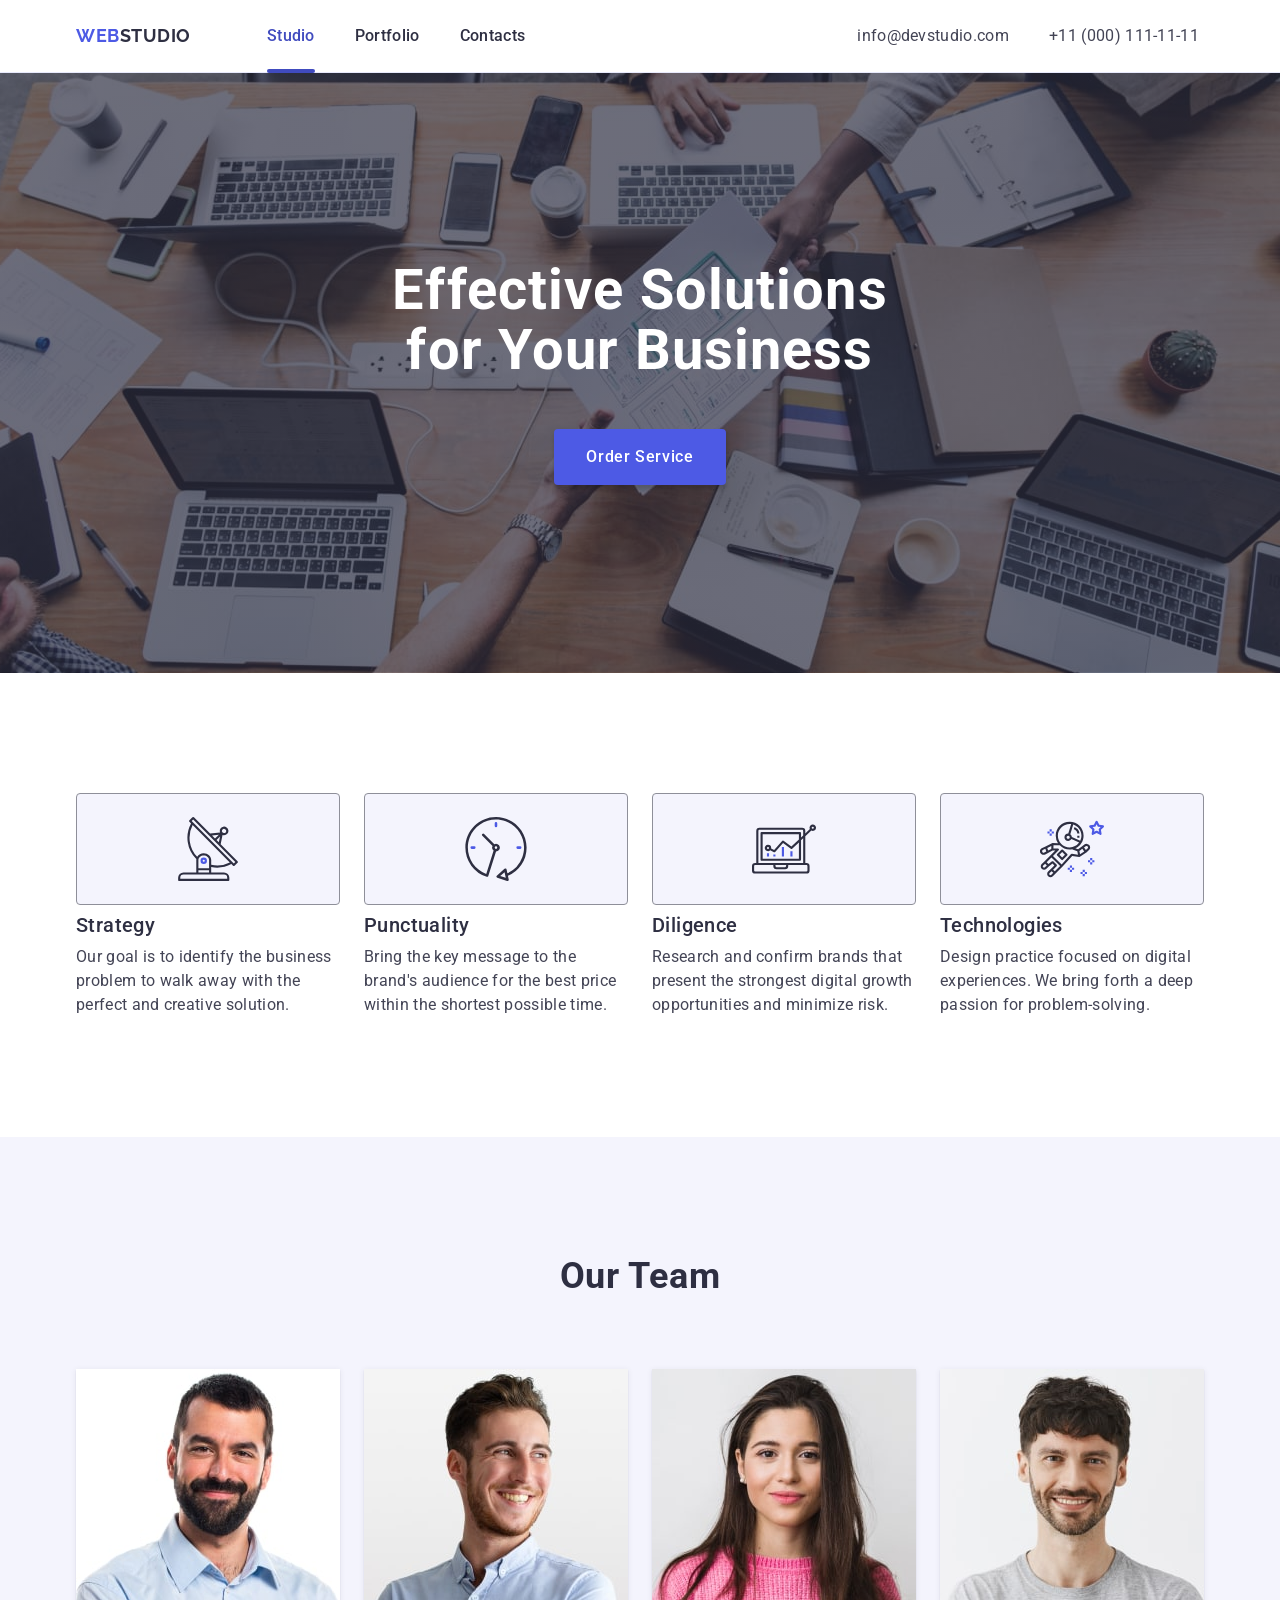
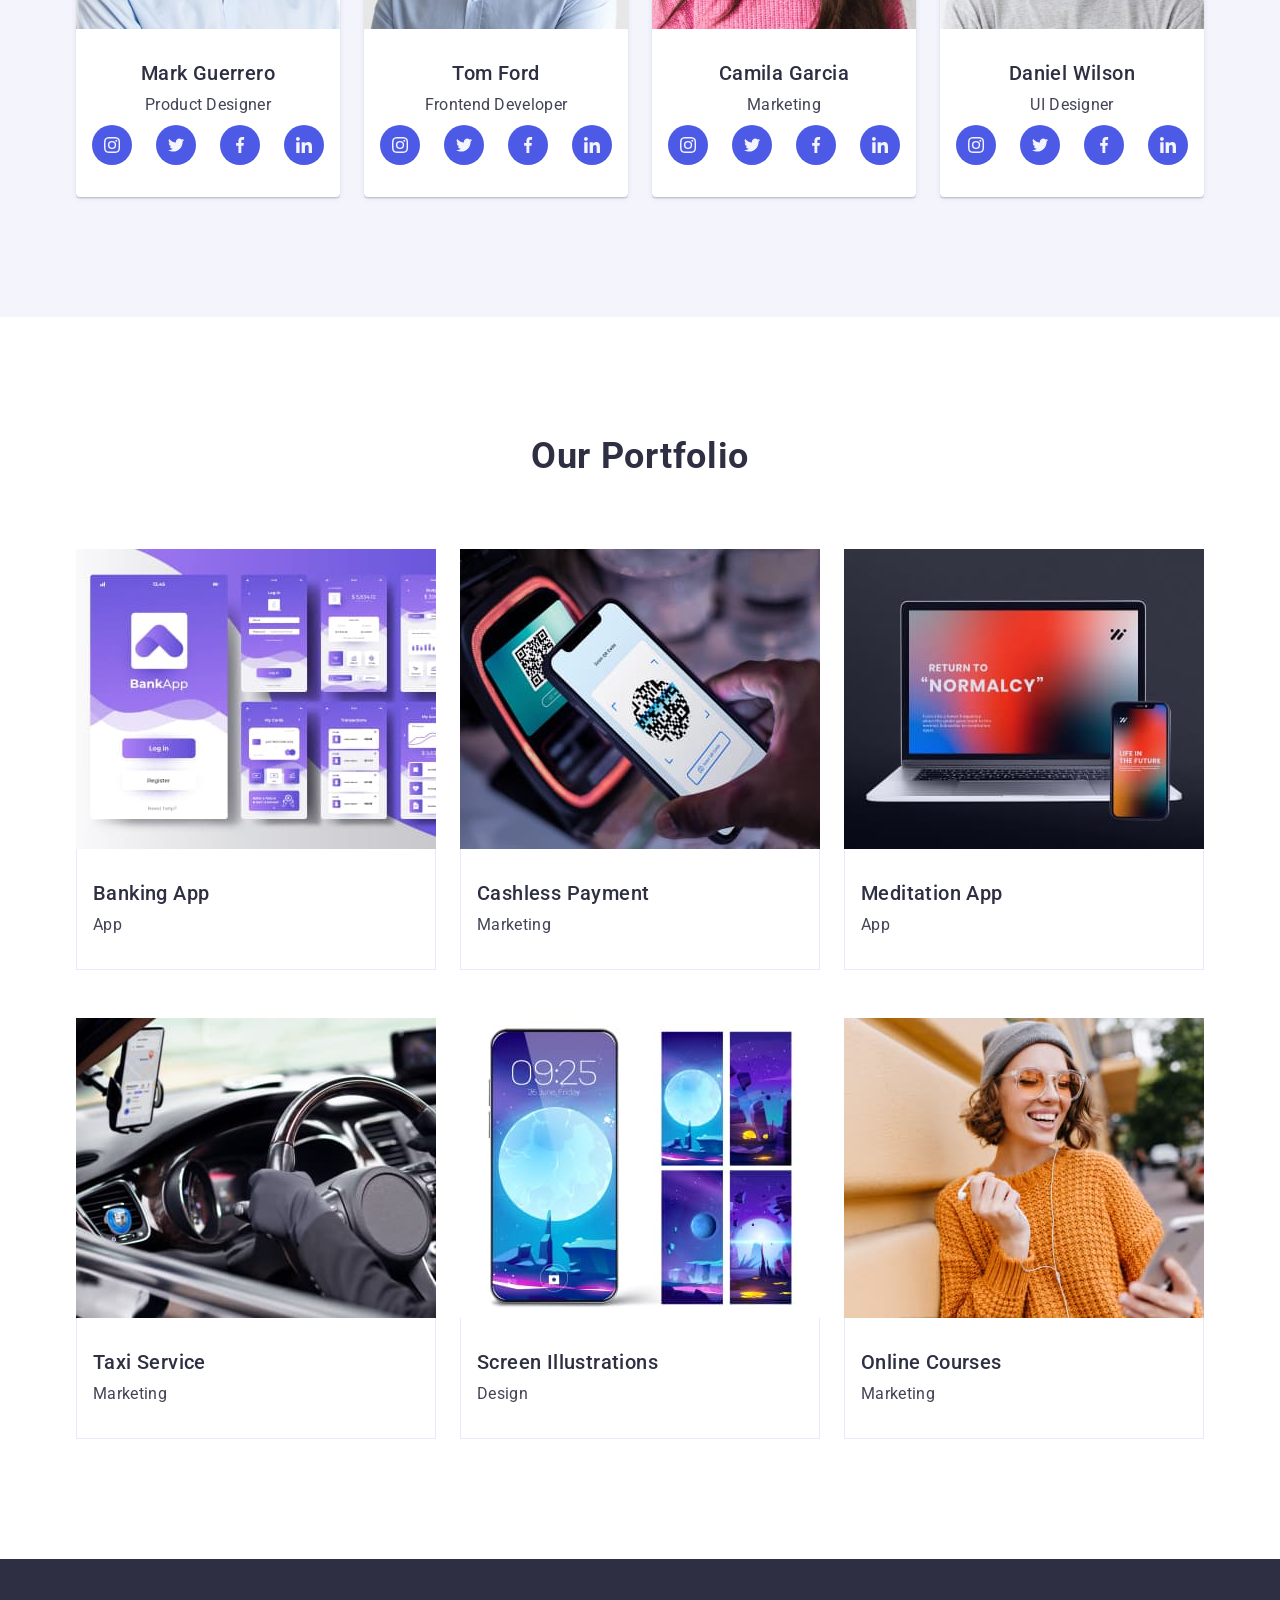
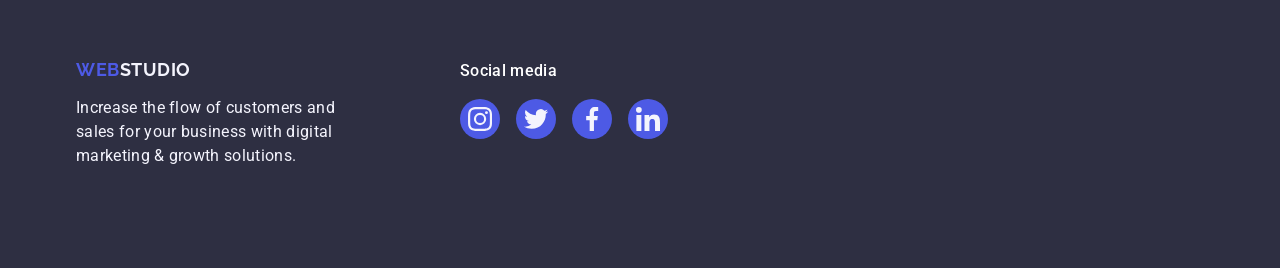
<file: index.html>
<!DOCTYPE html>
<html lang="en">
<head>
    <meta charset="UTF-8">
    <meta http-equiv="X-UA-Compatible" content="IE=edge">
    <meta name="viewport" content="width=device-width, initial-scale=1.0">
    <link rel="stylesheet"
    href="https://cdnjs.cloudflare.com/ajax/libs/modern-normalize/1.0.0/modern-normalize.min.css">
    <link rel="preconnect" href="https://fonts.googleapis.com">
    <link rel="preconnect" href="https://fonts.gstatic.com" crossorigin>
    <link href="https://fonts.googleapis.com/css2?family=Raleway:wght@700&family=Roboto:wght@400;500;700&display=swap" rel="stylesheet">
    <link rel="stylesheet" href="./css/styles.css" >
    <title>WEBStudio</title>
</head>
<body>
    <header class="header">
        <div class="container">
            <nav class="nav-header">
                <a class="logo" href="./index.html">WEB<span class="logo-studio">Studio</span></a>
                <ul class="list-menu">
                    <li><a class="menu current" href="./index.html">Studio</a></li>
                    <li><a class="menu" href="">Portfolio</a></li>
                    <li><a class="menu" href="">Contacts</a></li>
                </ul>
            </nav>
            <address class="contacts-adr">
                <ul class="list-contacts">
                    <li><a class="contacts" href="mailto:info@devstudio.com">info@devstudio.com</a></li>
                    <li><a class="contacts" href="tel:+110001111111">+11 (000) 111-11-11</a></li>
                </ul>
            </address>
        </div>
    </header>
    <main>
        <section class="hero">
            <div class="container">
                <h1 class="hero-title">Effective Solutions for Your Business</h1>
                <button class="button-order" type="button">Order Service</button>
            </div>
        </section>
        <section class="benefits section">
            <div class="container">
                <h2 class="visually-hidden">Benefits</h2>
                <ul class="benefits-list">
                    <li class="benefits-item">
                        <div class="benefits-icon">
                            <svg width="64" height="64">
                                <use href="./images/icons.svg#icon-antena"></use>
                            </svg>
                        </div>
                        <h3 class="benefits-title">Strategy</h3>
                        <p class="benefits-text">Our goal is to identify the business problem to walk away with the perfect and creative solution. </p>     
                    </li>
                    <li class="benefits-item">
                        <div class="benefits-icon">
                            <svg width="64" height="64">
                                <use href="./images/icons.svg#icon-clock"></use>
                            </svg>
                        </div>
                        <h3 class="benefits-title">Punctuality</h3>
                        <p class="benefits-text">Bring the key message to the brand's audience for the best price within the shortest possible time.</p>
                    </li>
                    <li class="benefits-item">
                        <div class="benefits-icon">
                            <svg width="64" height="64">
                                <use href="./images/icons.svg#icon-diagram"></use>
                            </svg>
                        </div>
                        <h3 class="benefits-title">Diligence</h3>
                        <p class="benefits-text">Research and confirm brands that present the strongest digital growth opportunities and minimize risk.</p>
                    </li>
                    <li class="benefits-item">
                        <div class="benefits-icon">
                            <svg width="64" height="64">
                                <use href="./images/icons.svg#icon-astronaut"></use>
                            </svg>
                        </div>
                        <h3 class="benefits-title">Technologies</h3>
                        <p class="benefits-text">Design practice focused on digital experiences. We bring forth a deep passion for problem-solving.</p>
                    </li>
                </ul>
            </div>
        </section>
        <section class="team section">
            <div class="container">
                <h2 class="team-title">Our Team</h2>
                <ul class="team-list">
                    <li class="team-card">
                        <img width="264" height="260" src="./images/photo1.jpg" alt="Mark Guerrero, Product Designer">
                        <div class="team-card-text">      
                            <h3 class="team-card-title">Mark Guerrero</h3>
                            <p class="team-text">Product Designer</p>
                            <ul class="tsl-list">
                                <li class="tsl-list-social-icon">
                                    <a href="" class="tsl-item">
                                        <svg width="16" height="16" class="tsl-svg">
                                            <use href="./images/icons.svg#icon-instagram1"></use>
                                        </svg>
                                    </a>
                                </li>
                                <li class="tsl-list-social-icon">
                                    <a href="" class="tsl-item">
                                        <svg width="16" height="16" class="tsl-svg">
                                            <use href="./images/icons.svg#icon-twitter1"></use>
                                        </svg>
                                    </a>
                                </li>
                                <li class="tsl-list-social-icon">
                                    <a href="" class="tsl-item">
                                        <svg width="16" height="16" class="tsl-svg">
                                            <use href="./images/icons.svg#icon-facebook1"></use>
                                        </svg>
                                    </a>
                                </li>
                                <li class="tsl-list-social-icon">
                                    <a href="" class="tsl-item">
                                        <svg width="16" height="16" class="tsl-svg">
                                            <use href="./images/icons.svg#icon-linkedin1"></use>
                                        </svg>
                                    </a>
                                </li>
                            </ul>
                        </div>
                    </li>
                    <li class="team-card">
                        <img width="264" height="260" src="./images/photo2.jpg" alt="Tom Ford Frontend, Developer">
                        <div class="team-card-text">
                            <h3 class="team-card-title">Tom Ford</h3>
                            <p class="team-text">Frontend Developer</p>
                            <ul class="tsl-list">
                                <li class="tsl-list-social-icon">
                                    <a href="" class="tsl-item">
                                        <svg width="16" height="16" class="tsl-svg">
                                            <use href="./images/icons.svg#icon-instagram1"></use>
                                        </svg>
                                    </a>
                                </li>
                                <li class="tsl-list-social-icon">
                                    <a href="" class="tsl-item">
                                        <svg width="16" height="16" class="tsl-svg">
                                            <use href="./images/icons.svg#icon-twitter1"></use>
                                        </svg>
                                    </a>
                                </li>
                                <li class="tsl-list-social-icon">
                                    <a href="" class="tsl-item">
                                        <svg width="16" height="16" class="tsl-svg"> 
                                            <use href="./images/icons.svg#icon-facebook1"></use>
                                        </svg>
                                    </a>
                                </li>
                                <li class="tsl-list-social-icon">
                                    <a href="" class="tsl-item">
                                        <svg width="16" height="16" class="tsl-svg"> 
                                            <use href="./images/icons.svg#icon-linkedin1"></use>
                                        </svg>
                                    </a>
                                </li>
                            </ul>
                        </div>
                    </li>
                    <li class="team-card">
                        <img width="264" height="260" src="./images/photo3.jpg" alt="Camila Garcia, Marketing">
                        <div class="team-card-text">
                            <h3 class="team-card-title">Camila Garcia</h3>
                            <p class="team-text">Marketing</p>
                            <ul class="tsl-list">
                                <li class="tsl-list-social-icon">
                                    <a href="" class="tsl-item">
                                        <svg width="16" height="16" class="tsl-svg">
                                            <use href="./images/icons.svg#icon-instagram1"></use>
                                        </svg>
                                    </a>
                                </li>
                                <li class="tsl-list-social-icon">
                                    <a href="" class="tsl-item">
                                        <svg width="16" height="16" class="tsl-svg">
                                            <use href="./images/icons.svg#icon-twitter1"></use>
                                        </svg>
                                    </a>
                                </li>
                                <li class="tsl-list-social-icon">
                                    <a href="" class="tsl-item">
                                        <svg width="16" height="16" class="tsl-svg">
                                            <use href="./images/icons.svg#icon-facebook1"></use>
                                        </svg>
                                    </a>
                                </li>
                                <li class="tsl-list-social-icon">
                                    <a href="" class="tsl-item">
                                        <svg width="16" height="16" class="tsl-svg">
                                            <use href="./images/icons.svg#icon-linkedin1"></use>
                                        </svg>
                                    </a>
                                </li>
                            </ul>
                        </div>
                    </li>
                    <li class="team-card">
                        <img width="264" height="260" src="./images/photo4.jpg" alt="Daniel Wilson, UI Designer">
                        <div class="team-card-text">
                            <h3 class="team-card-title">Daniel Wilson</h3>
                            <p class="team-text">UI Designer</p>
                            <ul class="tsl-list">
                                <li class="tsl-list-social-icon">
                                    <a href="" class="tsl-item">
                                        <svg width="16" height="16" class="tsl-svg">
                                            <use href="./images/icons.svg#icon-instagram1"></use>
                                        </svg>
                                    </a>
                                </li>
                                <li class="tsl-list-social-icon">
                                    <a href="" class="tsl-item">
                                        <svg width="16" height="16" class="tsl-svg">
                                            <use href="./images/icons.svg#icon-twitter1"></use>
                                        </svg>
                                    </a>
                                </li>
                                <li class="tsl-list-social-icon">
                                    <a href="" class="tsl-item">
                                        <svg width="16" height="16" class="tsl-svg">
                                            <use href="./images/icons.svg#icon-facebook1"></use>
                                        </svg>
                                    </a>
                                </li>
                                <li class="tsl-list-social-icon">
                                    <a href="" class="tsl-item">
                                        <svg width="16" height="16" class="tsl-svg">
                                            <use href="./images/icons.svg#icon-linkedin1"></use>
                                        </svg>
                                    </a>
                                </li>
                            </ul>
                        </div>
                    </li>
                </ul>
            </div>
        </section>
        <section class="portfolio section">
            <div class="container">
                <h2 class="portfolio-title">Our Portfolio</h2>
                <ul class="portfolio-list">
                    <li class="portfolio-card">
                        <div class="portfolio-overlay-base">
                            <img width="360" height="300" src="./images/portfolio1.jpg" alt="Picture banking application">
                            <p class="overlay">14 Stylish and User-Friendly App Design Concepts · Task Manager App · Calorie 
                                Tracker App · Exotic Fruit Ecommerce App · Cloud Storage App</p>
                        </div>
                        <div class="portfolio-item">
                            <h3 class="portfolio-title-card">Banking App</h3>
                            <p class="portfolio-text">App</p>
                        </div>
                    </li>
                    <li class="portfolio-card">
                        <div class="portfolio-overlay-base">
                            <img width="360" height="300" src="./images/portfolio2.jpg" alt="Phone and gadget">
                            <p class="overlay">14 Stylish and User-Friendly App Design Concepts · Task Manager App · Calorie 
                                Tracker App · Exotic Fruit Ecommerce App · Cloud Storage App</p>
                        </div>                        
                        <div class="portfolio-item">   
                            <h3 class="portfolio-title-card">Cashless Payment</h3>
                            <p class="portfolio-text">Marketing</p>
                        </div>
                    </li>
                    <li class="portfolio-card">
                        <div class="portfolio-overlay-base">
                            <img width="360" height="300" src="./images/portfolio3.jpg" alt="Picture meditaion application">
                            <p class="overlay">14 Stylish and User-Friendly App Design Concepts · Task Manager App · Calorie 
                                Tracker App · Exotic Fruit Ecommerce App · Cloud Storage App</p>
                        </div>
                        <div class="portfolio-item">
                            <h3 class="portfolio-title-card">Meditation App</h3>
                            <p class="portfolio-text">App</p>
                        </div>
                    </li>
                    <li class="portfolio-card">
                        <div class="portfolio-overlay-base">
                            <img width="360" height="300" src="./images/portfolio4.jpg" alt="Taxi Service">
                            <p class="overlay">14 Stylish and User-Friendly App Design Concepts · Task Manager App · Calorie 
                                Tracker App · Exotic Fruit Ecommerce App · Cloud Storage App</p>
                        </div>
                        <div class="portfolio-item">
                            <h3 class="portfolio-title-card">Taxi Service</h3>
                            <p class="portfolio-text">Marketing</p>
                        </div>
                    </li>
                    <li class="portfolio-card">
                        <div class="portfolio-overlay-base">
                            <img width="360" height="300" src="./images/portfolio5.jpg" alt="Picture meditaion application">
                            <p class="overlay">14 Stylish and User-Friendly App Design Concepts · Task Manager App · Calorie 
                                Tracker App · Exotic Fruit Ecommerce App · Cloud Storage App</p>
                        </div>
                        <div class="portfolio-item">
                            <h3 class="portfolio-title-card">Screen Illustrations</h3>
                            <p class="portfolio-text">Design</p>
                        </div>
                    </li>
                    <li class="portfolio-card">
                        <div class="portfolio-overlay-base">
                            <img width="360" height="300" src="./images/portfolio6.jpg" alt="Picture meditaion application">
                            <p class="overlay">14 Stylish and User-Friendly App Design Concepts · Task Manager App · Calorie 
                                Tracker App · Exotic Fruit Ecommerce App · Cloud Storage App</p>
                        </div>
                        <div class="portfolio-item">
                            <h3 class="portfolio-title-card">Online Courses</h3>
                            <p class="portfolio-text">Marketing</p>
                        </div>
                    </li>
                </ul>
            </div>
        </section>
    </main>
    <footer class="footer">
        <div class="footer-list container">
            <div class="footer-block-one">
                <a class="logo footer-link" href="./index.html">WEB<span class="logo-studio-footer">Studio</span></a>
                <p class="footer-text">
                    Increase the flow of customers and
                    sales for your business with digital
                    marketing & growth solutions.
                </p>
            </div>
            <div>
                <p class="footer-title">Social media</p>
                <ul class="footer-sl-list">
                    <li class="footer-list-social-icon">
                        <a class="f-sl-link" href="">
                            <svg width="24" height="24" class="footer-sl-svg">
                                <use href="./images/icons.svg#icon-instagram1"></use>
                            </svg>
                        </a>
                    </li>
                    <li class="footer-list-social-icon">
                        <a class="f-sl-link" href="">
                            <svg width="24" height="24" class="footer-sl-svg">
                                <use href="./images/icons.svg#icon-twitter1"></use>
                            </svg>
                        </a>
                    </li>
                    <li class="footer-list-social-icon">
                        <a class="f-sl-link" href="">
                            <svg width="24" height="24" class="footer-sl-svg">
                                <use href="./images/icons.svg#icon-facebook1"></use>
                            </svg>
                        </a>
                    </li>
                    <li class="footer-list-social-icon">
                        <a class="f-sl-link" href="">
                            <svg width="24" height="24" class="footer-sl-svg">
                                <use href="./images/icons.svg#icon-linkedin1"></use>
                            </svg>
                        </a>
                    </li>
                </ul>
            </div>
        </div>
    </footer>
</body>
</html>
</file>
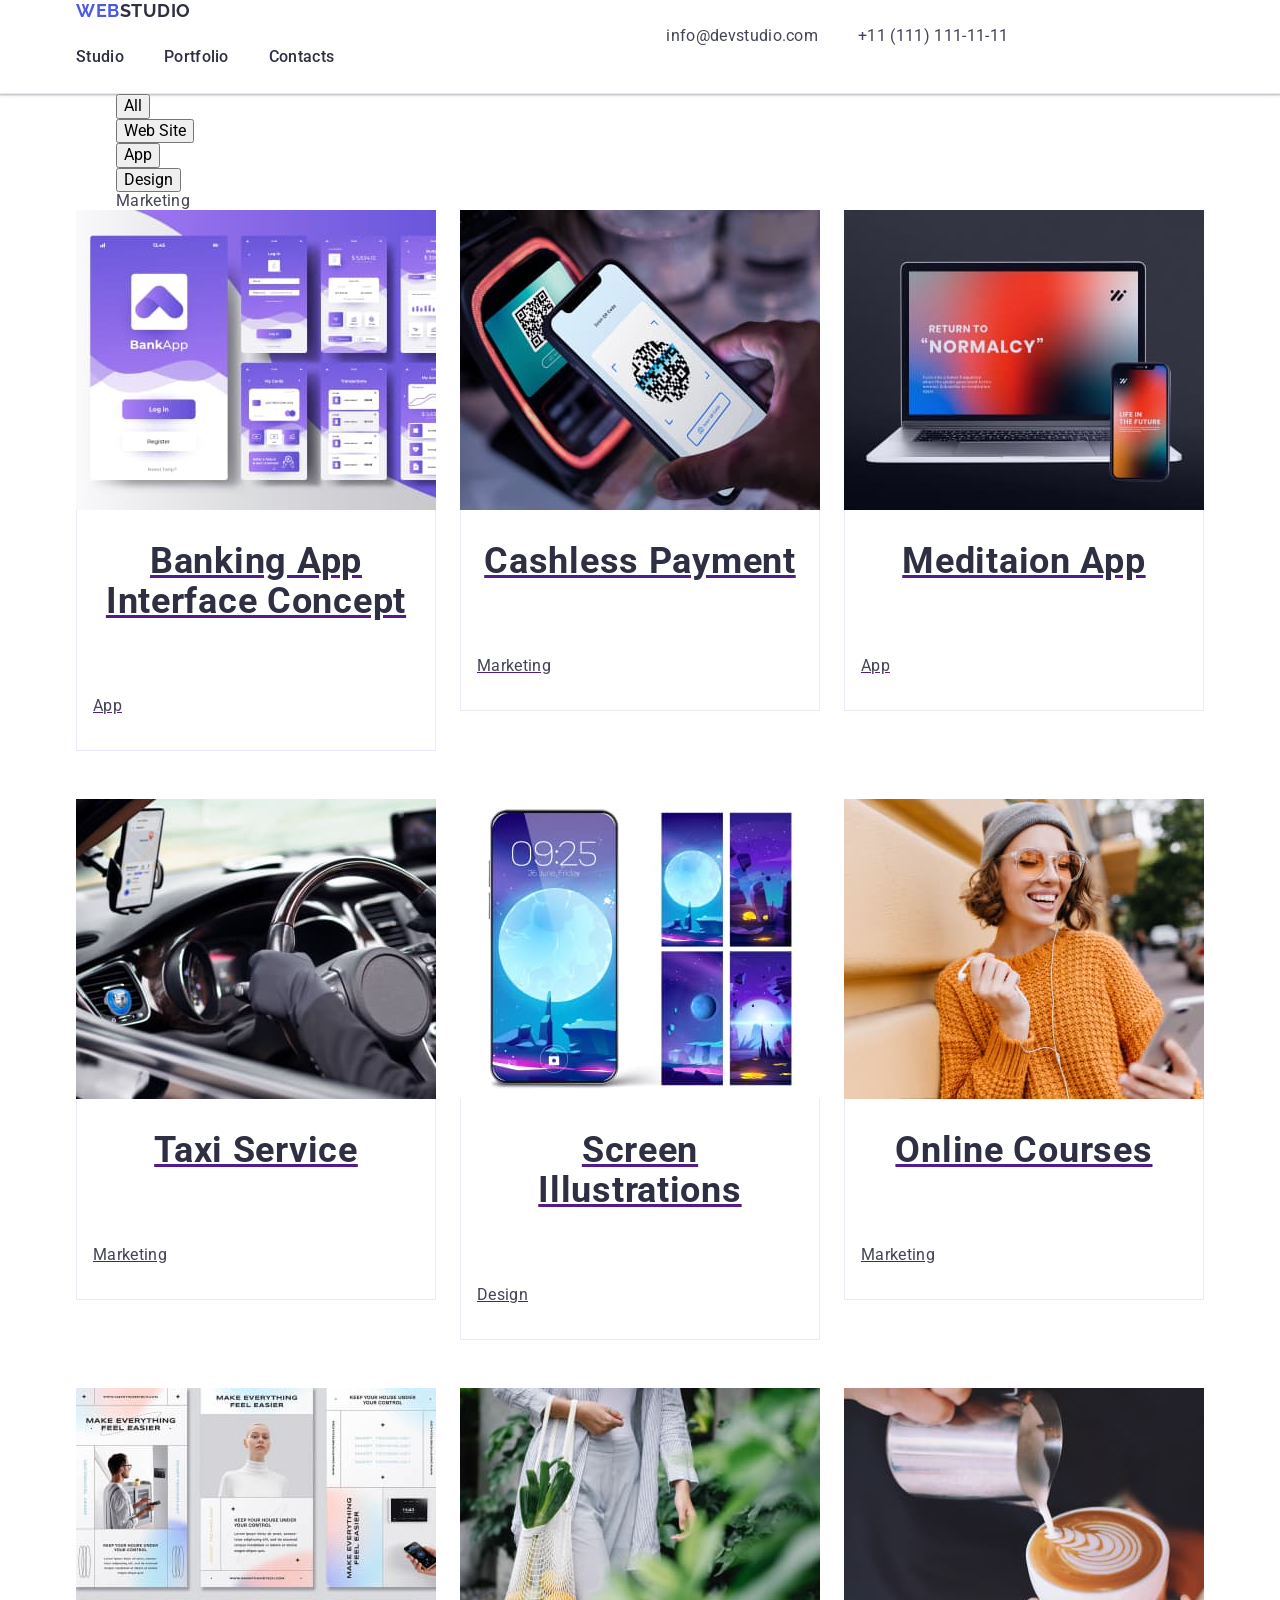
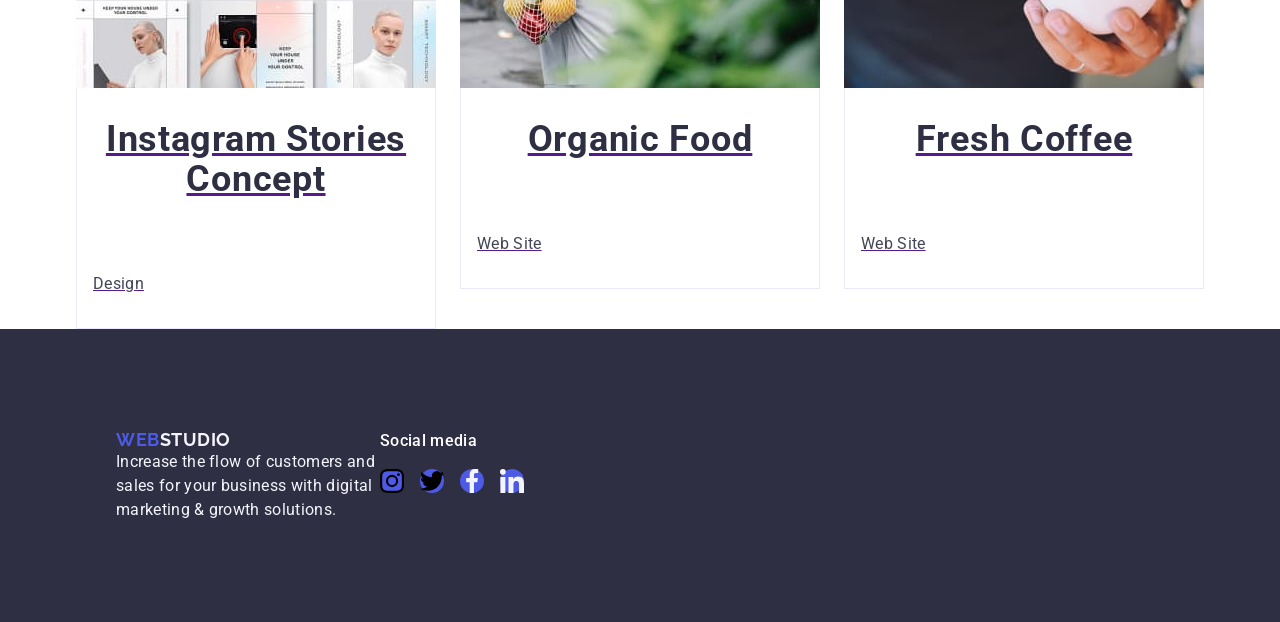
<file: portfolio.html>
<!DOCTYPE html>
<html lang="en">
<head>
    <meta charset="UTF-8">
    <meta http-equiv="X-UA-Compatible" content="IE=edge">
    <meta name="viewport" content="width=device-width, initial-scale=1.0">
    <link rel="stylesheet"
    href="https://cdnjs.cloudflare.com/ajax/libs/modern-normalize/1.0.0/modern-normalize.min.css"/>
    <link rel="preconnect" href="https://fonts.googleapis.com">
    <link rel="preconnect" href="https://fonts.gstatic.com" crossorigin>
    <link href="https://fonts.googleapis.com/css2?family=Raleway:wght@800&family=Roboto:wght@400;500;700;900&display=swap" rel="stylesheet">
    <link rel="stylesheet" href="./css/styles.css" />
    <title>Portfolio</title>
</head>
<body>
    <header class="header">
        <div class="container">
            <nav>
                <a class="logo" href="./portfolio.html">WEB<span class="logo-studio">STUDIO</span></a>
                <ul class="list-menu">
                    <li><a class="menu" href="./index.html">Studio</a></li>
                    <li><a class="menu" href="./portfolio.html">Portfolio</a></li>
                    <li><a class="menu" href="./index.html">Contacts</a></li>
                </ul>
            </nav>
            <ul class="list-contacts">
                <li><a class="contacts" href=mailto:info@devstudio.com">info@devstudio.com</a></li>
                <li><a class="contacts" href="tel:+11(111)1111111">+11 (111) 111-11-11</a></li>
            </ul>
        </div>
    </header>
    <main>
        <section class="portfolio">
            <div class="container">
                <h1 hidden>Portfolio</h1>
                <ul class="portfolio-buttons-list">
                    <li>
                        <button class="button-filter" type="button">All</button>
                    </li>
                    <li>
                        <button class="button-filter" type="button">Web Site</button>
                    </li>
                    <li>
                        <button class="button-filter" type="button">App</button>
                    </li>
                    <li>
                        <button class="button-filter" type="button">Design</button>
                    </li>
                    <li>
                        <butticonson class="button-filter" type="button">Marketing</button>
                    </li>
                </ul>
                <ul class="portfolio-list">
                    <li class="portfolio-card">
                        <a class="portfolio-link" href="">
                            <img width="360" height="300" src="./images/portfolio1.jpg" alt="Picture banking application">
                            <div class="portfolio-item">
                                <h2 class="portfolio-title">Banking App Interface Concept</h2>
                                <p class="portfolio-text">App</p>
                            </div>
                        </a>
                    </li>
                    <li class="portfolio-card">
                        <a class="portfolio-link" href="">
                            <img width="360" height="300" src="./images/portfolio2.jpg" alt="Phone and gadget">
                            <div class="portfolio-item">
                                <h2 class="portfolio-title">Cashless Payment</h2>
                                <p class="portfolio-text">Marketing</p>
                            </div>
                        </a>
                    </li>
                    <li class="portfolio-card">
                        <a class="portfolio-link" href="">
                            <img width="360" height="300" src="./images/portfolio3.jpg" alt="Picture meditaion application">
                            <div class="portfolio-item">
                                <h2 class="portfolio-title">Meditaion App</h2>
                                <p class="portfolio-text">App</p>
                            </div>
                        </a>
                    </li>
                    <li class="portfolio-card">
                        <a class="portfolio-link" href="">
                            <img width="360" height="300" src="./images/portfolio4.jpg" alt="Taxi Service">
                            <div class="portfolio-item">
                                <h2 class="portfolio-title">Taxi Service</h2>
                                <p class="portfolio-text">Marketing</p>
                            </div>
                        </a>
                    </li>
                    <li class="portfolio-card">
                        <a class="portfolio-link" href="">
                            <img width="360" height="300" src="./images/portfolio5.jpg" alt="Picture meditaion application">
                            <div class="portfolio-item">
                                <h2 class="portfolio-title">Screen Illustrations</h2>
                                <p class="portfolio-text">Design</p>
                            </div>
                        </a>
                    </li>
                    <li class="portfolio-card">
                        <a class="portfolio-link" href="">
                            <img width="360" height="300" src="./images/portfolio6.jpg" alt="Picture meditaion application">
                            <div class="portfolio-item">
                                <h2 class="portfolio-title">Online Courses</h2>
                                <p class="portfolio-text">Marketing</p>
                            </div>
                        </a>
                    </li>
                    <li class="portfolio-card">
                        <a class="portfolio-link" href="">
                            <img width="360" height="300" src="./images/portfolio7.jpg" alt="Taxi Service">
                            <div class="portfolio-item">
                                <h2 class="portfolio-title">Instagram Stories Concept</h2>
                                <p class="portfolio-text">Design</p>
                        </div>
                        </a>
                    </li>
                    <li class="portfolio-card">
                        <a class="portfolio-link" href="">
                            <img width="360" height="300" src="./images/portfolio8.jpg" alt="Picture meditaion application">
                            <div class="portfolio-item">
                                <h2 class="portfolio-title">Organic Food</h2>
                                <p class="portfolio-text">Web Site</p>
                            </div>
                        </a>
                    </li>
                    <li class="portfolio-card">
                        <a class="portfolio-link" href="">
                            <img width="360" height="300" src="./images/portfolio9.jpg" alt="Picture meditaion application">
                            <div class="portfolio-item">
                                <h2 class="portfolio-title">Fresh Coffee</h2>
                                <p class="portfolio-text">Web Site</p>
                            </div>
                        </a>
                    </li>
                </ul>
            </div>
        </section>
    </main>
    <footer class="footer">
        <div class="container">
            <ul class="footer-list">
                <li>
                    <a class="logo" href="./index.html">WEB<span class="logo-studio-footer">STUDIO</span></a>
                    <p class="footer-text">
                        Increase the flow of customers and 
                        sales for your business with digital 
                        marketing & growth solutions.
                    </p>
                </li>
                <li>
                    <p class="footer-title">Social media</p>
                    <ul class="footer-sl-list">
                        <li>
                            <a class="f-sl-link" href="">
                                <svg class="footer-sl-item" width="24" height="24"> 
                                    <use href="./images/icons.svg#icon-instagram1"></use>
                                </svg>
                            </a>
                        </li>
                        <li>
                            <a class="f-sl-link" href="">
                                <svg class="footer-sl-item" width="24" height="24"> 
                                    <use href="./images/icons.svg#icon-twitter1"></use>
                                </svg>
                            </a>
                        </li>
                        <li>
                            <a class="f-sl-link" href="">
                                <svg class="footer-sl-item" width="24" height="24"> 
                                    <use href="./images/icons.svg#icon-facebook1"></use>
                                </svg>
                            </a>
                        </li>
                        <li>
                            <a class="f-sl-link" href="">
                                <svg class="footer-sl-item" width="24" height="24"> 
                                    <use href="./images/icons.svg#icon-linkedin1"></use>
                                </svg>
                            </a>
                        </li>
                    </ul>           
                </li>
            </ul>
        </div>
    </footer>
</body>
</html>
</file>
<file: css/styles.css>
:root {
    --textbasecolor:#2e2f42; /* базовый цвет шрифта*/
    --buttonbasecolor:#4d5ae5; /* цвет кнопки, эффекты */
    --textsecondcolor: #404455; /* второй цвет шрифта*/
    --textbenefitscol:#434455;
    --addtextcolor: #ffffff; /*доп цвет заголовков, кнопок*/
    --buttonbackcol: #404BBF; /*цвет бека кнопки*/
    --footertextcol: #f4f4fd; /*цвет текста в футере*/
    --footerlogocol: #f4f4fd; /*цвет лого STUDIO в футере*/
    --fullwhitecolor:#fff;
    --sociallinkcolor:#31D0AA;
}
body {
    font-family: 'Roboto', sans-serif;
    font-size: 16px;
    letter-spacing: 0.02em;
    color: #434455;
    background-color: #ffffff;
}

h1,
h2,
h3,
h4,
h5,
h6,
p {
    margin: 0;
    padding: 0;
}

ul,
ol {
  list-style-type: none;
  margin: 0;
  
}

img {
    display: block;
}
/* общий стиль хедера для страницы studio и portfolio */
.header {
    border-bottom: 1px solid #E7E9FC;
    box-shadow: 0 1px 6px 0 rgba(46, 47, 66, 0.08),
    0 1px 1px 0 rgba(46, 47, 66, 0.16), 0 2px 1px 0 rgba(46, 47, 66, 0.08);
}
.container {
    max-width: 1158px;
    padding-left: 15px;
    padding-right: 15px;
    margin: 0 auto;
}

header .container {
    display: flex;
}

.nav-header {
    display: flex;
    align-items: center;
}

.link {
    text-decoration: none;
}
.list {
    list-style: none;
}
.list-menu {
    list-style: none;
    gap: 40px;
    display: flex;
    align-items: center;
    padding: 0; 
}
.logo {
    font-family: "Raleway", sans-serif;
    font-weight: 700;
    font-size: 18px;
    line-height: 1.17;
    letter-spacing: 0.03em;
    text-transform: uppercase;
    text-decoration: none;
    color: var(--buttonbasecolor);
    padding: 24px 0px 24px 0px;
    margin-right: 76px;
}
.logo-studio {
    font-family: "Raleway", sans-serif;
    font-weight: 700;
    font-size: 18px;
    line-height: 1.17;
    letter-spacing: 0.03em;
    text-transform: uppercase;
    color:var(--textbasecolor);
}
.logo-studio-footer {
    font-family: "Raleway", sans-serif;
    font-weight: 700;
    font-size: 18px;
    line-height: 1.17;
    letter-spacing: 0.03em;
    text-transform: uppercase;
    color: var(--footerlogocol);
}
.menu { 
    font-weight: 500;
    font-size: 16px;
    line-height: 1.5;
    letter-spacing: 0.02em;
    color: var(--textbasecolor);
    text-decoration: none;
    display: block;
    padding: 24px 0px 24px 0px;
    transition: color 250ms cubic-bezier(0.4, 0, 0.2, 1);
}
.menu.current {
  position: relative;
}

.menu.current::after {
  content: '';
  position: absolute;
  left: 0;
  bottom: -1px;
  width: 100%;
  height: 4px;
  border-radius: 2px;
  background-color: #404bbf;
}

.menu:hover, 
.menu:focus,
.menu.current {
    color :var(--buttonbackcol);
}

.list-contacts {
    list-style: none;
    gap: 40px;
    display: flex;
    padding: 0;
    margin: 0 0 0 332px;
}
.contacts-adr {
    font-style: normal;
}
.contacts {
line-height: 1.5;
letter-spacing: 0.02em;
text-decoration: none;
font-style: normal;
color:#434455;
display : block;
padding: 24px 0px 24px 0px;
transition: color 250ms cubic-bezier(0.4, 0, 0.2, 1);
}

.contacts:hover, .contacts:focus {
    color: var(--buttonbackcol);
}
/* конец хедера */
/* страница Studio */
.hero {
    /* background: var(--textbasecolor); */
    max-width: 1440px;
    background-image: linear-gradient(rgba(46, 47, 66, 0.7),
     rgba(46, 47, 66, 0.7)),
    url(../images/group-people-working-website-template.jpg);
    background-position: center;
    background-repeat: no-repeat;
    background-size: cover;
    padding: 188px 0 188px 0;
    margin: 0 auto;
}
.hero .container {
    display: flex;
    flex-direction: column;
    align-items: center;

}
.hero-title {
    font-weight: 700;
    font-size: 56px;
    line-height: 1.07;
    letter-spacing: 0.02em;
    text-align: center;
    max-width: 496px;
    color: var(--addtextcolor);  
}
.button-order {
    font-family: inherit;;
    font-weight: 500;
    font-size: 16px;
    line-height: 1.5;
    letter-spacing: 0.04em;
    color: var(--addtextcolor);
    background-color: var(--buttonbasecolor);
    cursor:pointer;
    min-width:169px;
    height: 56px;      
    white-space: nowrap; 
    border-radius: 4px;
    padding: 16px 32px;
    margin-top: 48px;
    box-shadow: 0 4px 4px rgba(0, 0, 0, 0.15);
    border: none;   
    transition: background-color 250ms cubic-bezier(0.4, 0, 0.2, 1);  
}
.button-order:hover, .button-order:focus {
    background-color: var(--buttonbackcol);
}

.section {
    padding: 120px 0px;
}
.benefits {
    
}
.visually-hidden {
  position: absolute;
  width: 1px;
  height: 1px;
  margin: -1px;
  border: 0;
  padding: 0;
  white-space: nowrap;
  clip-path: inset(100%);
  clip: rect(0, 0, 0, 0);
  overflow: hidden;
}
.benefits-item {
    width: calc((100% - 72px) / 4);
}

.benefits-title {
    font-weight: 500;
    font-size: 20px;
    line-height: 1.2;
    letter-spacing: 0.02em;
    color:var(--textbasecolor);
    margin-bottom: 8px;
}
.benefits-list {
    list-style: none;
    display: flex;
    padding: 0;
    justify-content: space-between;
    gap: 24px;
}

.benefits-icon {
    display: flex;
    align-items: center;
    justify-content: center;
    width: 264px;
    height: 112px;
    background-color: var(--footerlogocol);
    border-radius: 4px;
    border: 1px solid #8E8F99;
    margin-bottom: 8px;
}

.benefits-text {
    line-height: 1.5;
    color:var(--textbenefitscol);
}

.team {
    background-color: #F4F4FD;
    margin-top: 0px;
}

.team .container {
    display: flex;
    flex-direction: column;
    align-items: center;
}

.team-title {
    font-weight: 700;
    font-size: 36px;
    line-height: 1.11;
    letter-spacing: 0.02em;
    color: var(--textbasecolor);
    text-transform: capitalize;
    text-align: center;
    margin-bottom: 72px;
}
.team-list {
    list-style: none;
    display: flex;
    padding: 0;
    gap: 24px;
}
.team-card { 
    background-color: #ffffff;
    overflow: hidden;
    width: calc((100% - 72px) / 4);
    border-radius: 0px 0px 4px 4px;
    box-shadow:  0px 2px 1px rgba(46, 47, 66, 0.08),
        0px 1px 1px rgba(46, 47, 66, 0.16),
        0px 1px 6px rgba(46, 47, 66, 0.08);
}

.team-card-text {
    display: flex;
    flex-direction: column;
    align-items: center;
    padding: 32px 0;
}

.team-card-title {
    font-weight: 500;
    font-size: 20px;
    line-height: 1.2;
    letter-spacing: 0.02em;
    color:var(--textbasecolor);
    text-align: center;
    margin-bottom: 8px;
}

.team-text {
    line-height: 1.5;
    text-align: center; 
    color:var(--textbenefitscol);
    margin-bottom: 8px;
}

.tsl-list {
    list-style: none;
    width: 232px;
    display: flex;
    padding: 0;
    gap: 24px;
    justify-content: center;
}
.tsl-list-social-icon {
    width: 40px;
    height: 40px;
}
.tsl-item {
    width: 100%;
    height: 100%;
    display: flex;
    align-items: center;
    justify-content: center;
    background-color: #4D5AE5;
    border-radius: 50%;
    transition: background-color 250ms cubic-bezier(0.4, 0, 0.2, 1);
}
.tsl-svg {
    fill: #f4f4fd;
}
.tsl-item:hover, .tsl-item:focus     {
    background-color: #404BBF;
}

/* секция Portfolio */
.portfolio {

}
.portfolio-title {
    font-weight: 700;
    font-size: 36px;
    line-height: 1.11;
    letter-spacing: 0.02em;
    color: var(--textbasecolor);
    text-transform: capitalize;
    text-align: center;
    margin-bottom:72px;
}
.portfolio-list {
    display: flex;
    flex-wrap: wrap;
    padding: 0;
    column-gap: 24px;
    row-gap: 48px;
}

.portfolio-card {
    list-style: none;
    width: calc((100% - 48px) / 3);
    transition: box-shadow 250ms cubic-bezier(0.4, 0, 0.2, 1) 0ms;
    
}

.portfolio-overlay-base {
    position: relative;
    overflow: hidden;
}

.overlay {
    font-size: 16px;
    line-height: 1.5;
    letter-spacing: 0.02em;
    position: absolute;
    top: 0;
    left: 0;
    transform: translateY(100%);
    transition: transform 250ms cubic-bezier(0.4, 0, 0.2, 1);
    display: flex;
    justify-content: center;
    width: 100%;
    height: 100%;
    background-color: #4D5AE5;
    padding: 40px 32px;
    color: var(--footerlogocol);
}

/* .overlay-text {
    padding: 40px 32px 0 32px;
    color: var(--footerlogocol);
} */

.portfolio-item {
    background-color: #ffffff;
    padding: 32px 16px;
    border-left: 1px solid #E7E9FC;
    border-right: 1px solid #E7E9FC;
    border-bottom: 1px solid #E7E9FC;
    border-top: none;
}

.portfolio-title-card {
    font-weight: 500;
    font-size: 20px;
    line-height: 1.2;
    letter-spacing: 0.02em;
    color:var(--textbasecolor);
    margin-bottom: 8px;
}

.portfolio-text {
    line-height: 1.5;
    letter-spacing: 0.02em;
    color: var(--textbenefitscol);
}

.portfolio-card:hover, .portfolio-card:focus {
    box-shadow: 0px 2px 1px 0px #2E2F4214,
    0px 1px 1px 0px #2E2F4229,
    0px 1px 6px 0px #2E2F4214;
}
.portfolio-card:hover .overlay{
    transform: translateY(0);
}

/* общий футер */
.footer {
    background-color: var(--textbasecolor);
    padding: 100px 0px;
}
.footer-list {
    display: flex; 
    align-items: baseline;
}
.footer-block-one {
    margin-right: 120px;
}

footer .logo{
    padding: 0;
}
.footer-link {
    display: inline-block;
    margin-bottom: 16px;
}
.footer-text {
    line-height: 1.5;
    color: var(--footertextcol);
    width: 264px;
}
.footer-title {
    font-weight: 500;
    font-size: 16px;
    line-height: 1.5;
    letter-spacing: 0.02em; 
    color: var(--fullwhitecolor);  
    display : block;
    margin-bottom: 16px; 
}
.footer-sl-list {
    list-style: none;
    width: 208px;
    display: flex;
    margin: 16px 0px 0px 0px;
    padding: 0;
    gap: 16px;
}
.footer-list-social-icon {
    width: 40px;
    height: 40px;
}
.f-sl-link {
    width: 100%;
    height: 100%;
    display: flex;
    align-items: center;
    justify-content: center;
    border-radius: 50%;
    background-color: #4D5AE5;
    transition: background-color 250ms cubic-bezier(0.4, 0, 0.2, 1) 0ms;
}
.footer-sl-svg {
    fill:#f4f4fd;
}
.f-sl-link:hover, .f-sl-link:focus {
    background-color: var(--sociallinkcolor);
}
/* конец общего футера */
</file>
